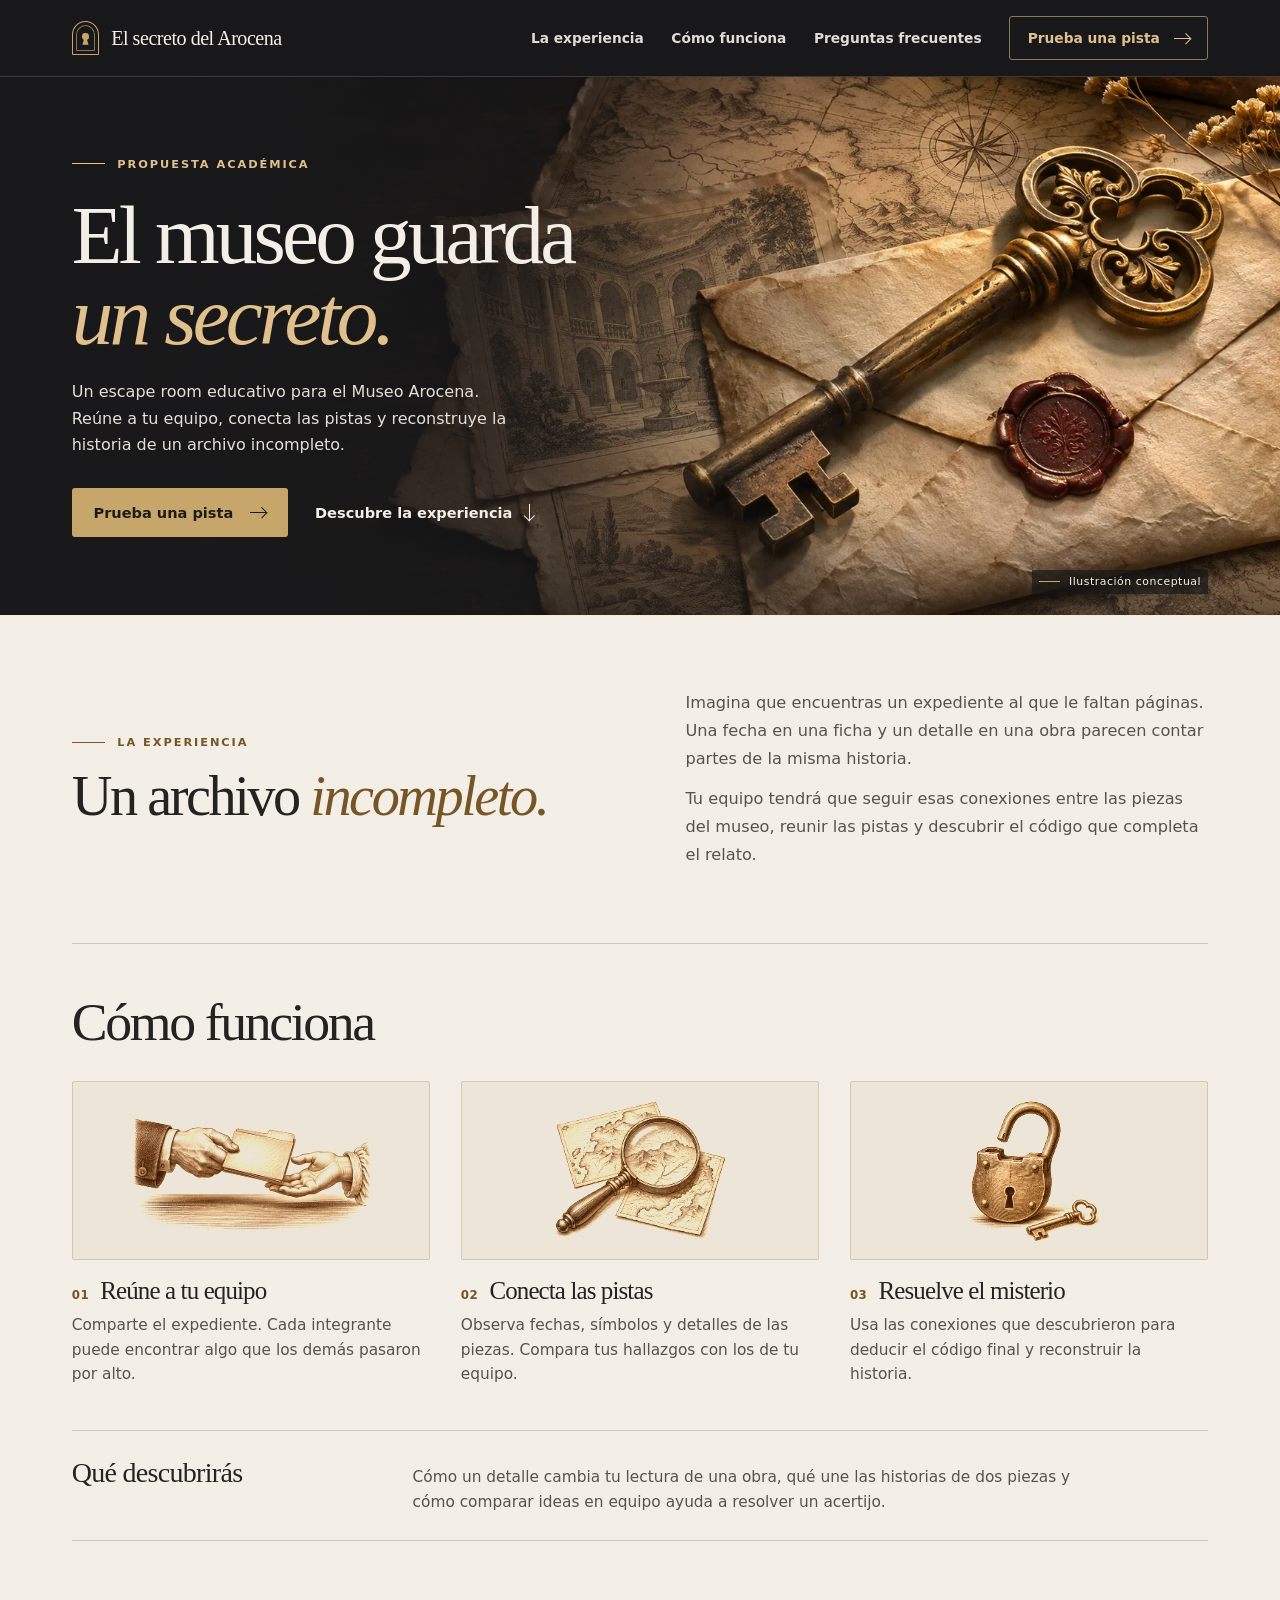
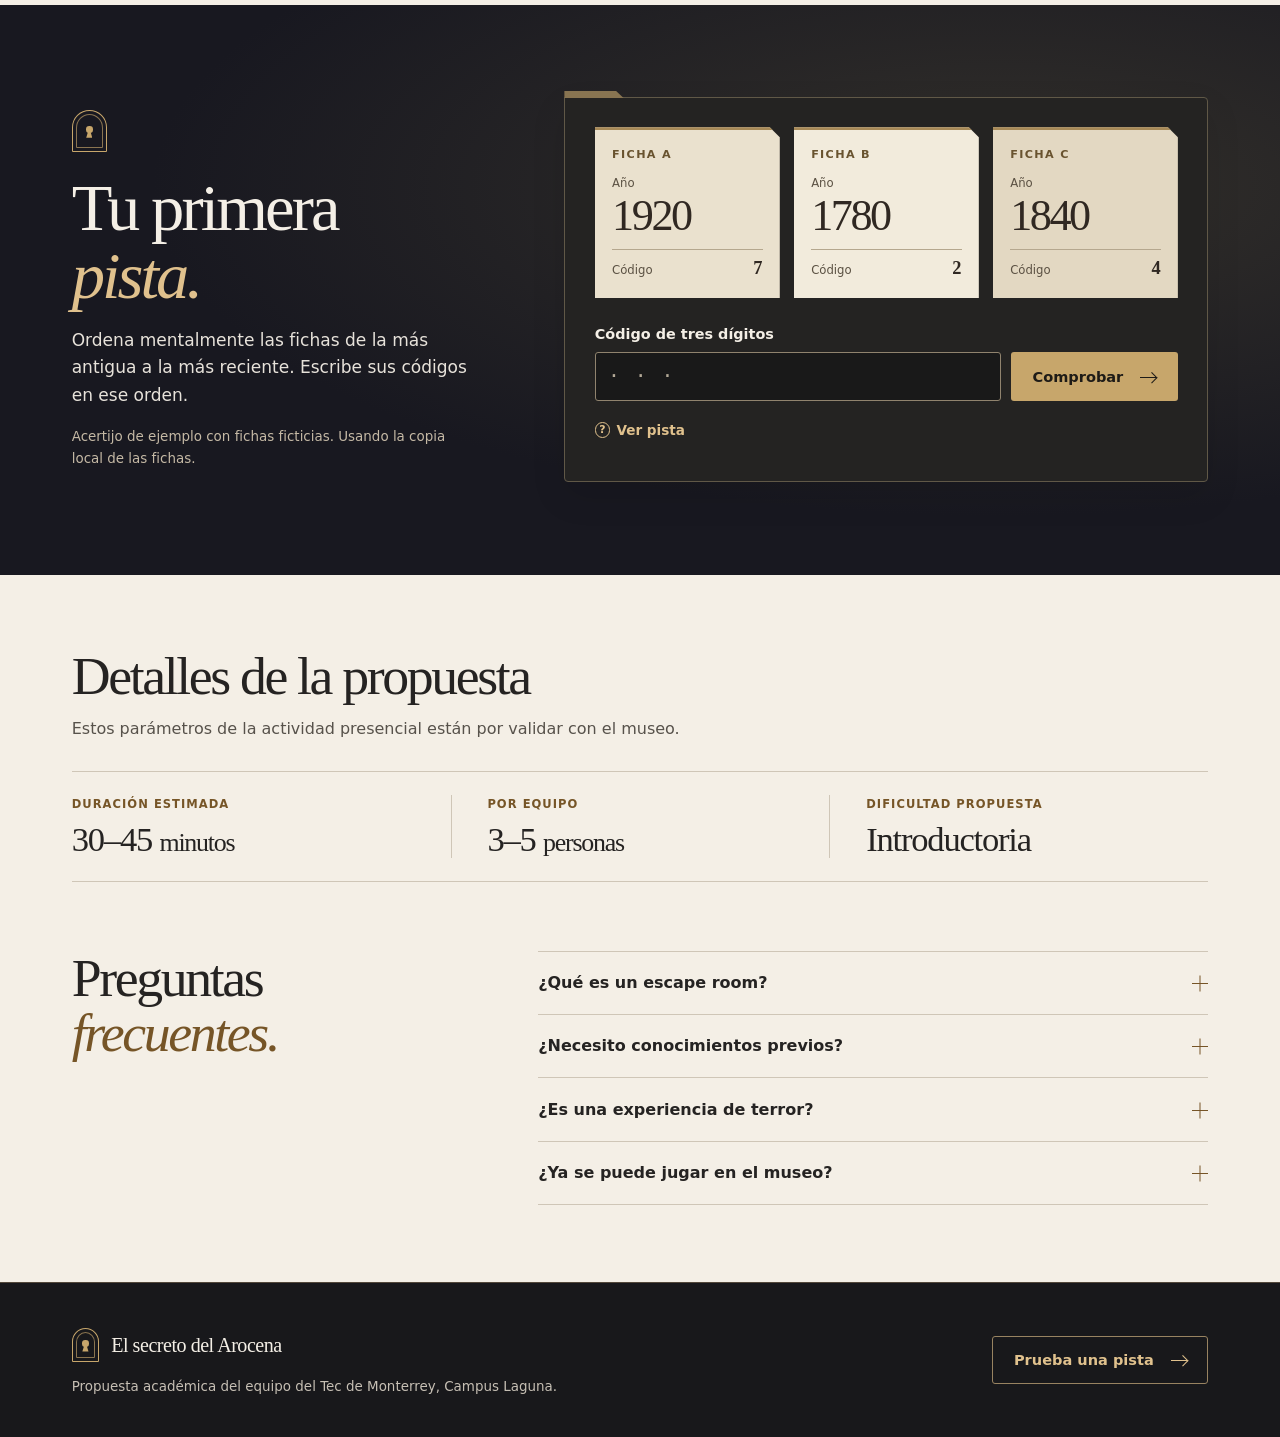
<file: landing/public/index.html>
<!doctype html>
<html lang="es-MX">
<head>
  <meta charset="utf-8">
  <meta name="viewport" content="width=device-width, initial-scale=1">
  <meta name="theme-color" content="#181820">
  <meta name="description" content="Descubre El secreto del Arocena, una propuesta académica de escape room para explorar el museo en equipo. Resuelve una pista de ejemplo.">
  <title>El secreto del Arocena · Escape room educativo</title>
  <link rel="icon" href="recursos/imagenes/insignia.png" type="image/png">
  <link rel="stylesheet" href="recursos/estilos.css">
  <script src="recursos/archivo.js" defer></script>
</head>
<body>
  <a class="skip-link" href="#contenido">Saltar al contenido</a>
  <header class="masthead" id="cabecera">
    <div class="container masthead-inner">
      <a class="wordmark" href="#inicio" aria-label="El secreto del Arocena, ir al inicio">
        <span class="emblem" aria-hidden="true"><span></span></span>
        <span>El secreto del Arocena</span>
      </a>
      <button class="menu-toggle" id="boton-menu" type="button" aria-expanded="false" aria-controls="navegacion" hidden>
        <span>Menú</span><span class="menu-icon" aria-hidden="true"></span>
      </button>
      <nav id="navegacion" class="main-nav" aria-label="Navegación principal">
        <a href="#experiencia">La experiencia</a>
        <a href="#como-funciona">Cómo funciona</a>
        <a href="#preguntas">Preguntas frecuentes</a>
        <a href="#pista" class="nav-action">Prueba una pista <span class="arrow" aria-hidden="true"></span></a>
      </nav>
    </div>
  </header>

  <main id="contenido" tabindex="-1">
    <section class="hero" id="inicio" aria-labelledby="titulo" tabindex="-1">
      <figure class="hero-figure">
        <picture>
          <source media="(max-width: 680px)" srcset="recursos/imagenes/archivo-movil.webp">
          <img src="recursos/imagenes/archivo.webp" alt="Una llave de latón descansa sobre un sobre lacrado y un mapa antiguo." width="1740" height="725" fetchpriority="high">
        </picture>
        <figcaption>Ilustración conceptual</figcaption>
      </figure>
      <div class="container hero-inner">
        <div class="hero-copy">
          <p class="eyebrow">Propuesta académica</p>
          <h1 id="titulo">El museo guarda <em>un secreto.</em></h1>
          <p class="hero-description">Un escape room educativo para el Museo Arocena. Reúne a tu equipo, conecta las pistas y reconstruye la historia de un archivo incompleto.</p>
          <div class="hero-actions">
            <a class="button button-gold" href="#pista">Prueba una pista <span class="arrow" aria-hidden="true"></span></a>
            <a class="text-action" href="#experiencia">Descubre la experiencia <span class="arrow arrow-down" aria-hidden="true"></span></a>
          </div>
        </div>
      </div>
    </section>

    <section class="paper intro" id="experiencia" aria-labelledby="titulo-experiencia" tabindex="-1">
      <div class="container intro-grid">
        <div>
          <p class="eyebrow eyebrow-ink">La experiencia</p>
          <h2 id="titulo-experiencia">Un archivo <em>incompleto.</em></h2>
        </div>
        <div class="intro-story">
          <p>Imagina que encuentras un expediente al que le faltan páginas. Una fecha en una ficha y un detalle en una obra parecen contar partes de la misma historia.</p>
          <p>Tu equipo tendrá que seguir esas conexiones entre las piezas del museo, reunir las pistas y descubrir el código que completa el relato.</p>
        </div>
      </div>
    </section>

    <section class="paper process" id="como-funciona" aria-labelledby="titulo-pasos" tabindex="-1">
      <div class="container process-inner">
        <h2 id="titulo-pasos">Cómo funciona</h2>
        <ol class="steps">
          <li>
            <div class="step-art"><img src="recursos/imagenes/equipo.webp" width="570" height="372" loading="lazy" decoding="async" alt="Dos manos se pasan una carpeta."></div>
            <div class="step-title"><span class="step-number" aria-hidden="true">01</span><h3>Reúne a tu equipo</h3></div>
            <p>Comparte el expediente. Cada integrante puede encontrar algo que los demás pasaron por alto.</p>
          </li>
          <li>
            <div class="step-art"><img src="recursos/imagenes/pistas.webp" width="500" height="424" loading="lazy" decoding="async" alt="Una lupa amplía los detalles de un mapa."></div>
            <div class="step-title"><span class="step-number" aria-hidden="true">02</span><h3>Conecta las pistas</h3></div>
            <p>Observa fechas, símbolos y detalles de las piezas. Compara tus hallazgos con los de tu equipo.</p>
          </li>
          <li>
            <div class="step-art"><img src="recursos/imagenes/misterio.webp" width="480" height="463" loading="lazy" decoding="async" alt="Un candado abierto junto a su llave."></div>
            <div class="step-title"><span class="step-number" aria-hidden="true">03</span><h3>Resuelve el misterio</h3></div>
            <p>Usa las conexiones que descubrieron para deducir el código final y reconstruir la historia.</p>
          </li>
        </ol>
        <aside class="discover" aria-labelledby="titulo-hallazgos">
          <h3 id="titulo-hallazgos">Qué descubrirás</h3>
          <p>Cómo un detalle cambia tu lectura de una obra, qué une las historias de dos piezas y cómo comparar ideas en equipo ayuda a resolver un acertijo.</p>
        </aside>
      </div>
    </section>

    <section class="challenge" id="pista" aria-labelledby="titulo-pista" tabindex="-1">
      <div class="container challenge-layout">
        <div class="challenge-intro">
          <span class="emblem emblem-large" aria-hidden="true"><span></span></span>
          <h2 id="titulo-pista">Tu primera <em>pista.</em></h2>
          <p class="instructions">Ordena mentalmente las fichas de la más antigua a la más reciente. Escribe sus códigos en ese orden.</p>
          <p class="demo-note">Acertijo de ejemplo con fichas ficticias.</p>
        </div>
        <div class="case-file">
          <ul class="records" aria-label="Fichas del acertijo">
            <li class="record">
              <h3>Ficha A</h3>
              <dl><div class="record-date"><dt>Año</dt><dd>1920</dd></div><div class="record-code"><dt>Código</dt><dd>7</dd></div></dl>
            </li>
            <li class="record">
              <h3>Ficha B</h3>
              <dl><div class="record-date"><dt>Año</dt><dd>1780</dd></div><div class="record-code"><dt>Código</dt><dd>2</dd></div></dl>
            </li>
            <li class="record">
              <h3>Ficha C</h3>
              <dl><div class="record-date"><dt>Año</dt><dd>1840</dd></div><div class="record-code"><dt>Código</dt><dd>4</dd></div></dl>
            </li>
          </ul>
          <form id="reto" novalidate hidden>
            <label for="codigo">Código de tres dígitos</label>
            <div class="answer-row">
              <input id="codigo" name="codigo" type="text" inputmode="numeric" pattern="[0-9]{3}" autocomplete="off" spellcheck="false" enterkeyhint="done" placeholder="· · ·" aria-describedby="resultado">
              <button class="button button-gold" type="submit">Comprobar <span class="arrow" aria-hidden="true"></span></button>
            </div>
            <p class="feedback" id="resultado" role="status" aria-live="polite" aria-atomic="true"></p>
            <div class="puzzle-tools">
              <details class="hint" id="ayuda">
                <summary><span class="hint-mark" aria-hidden="true">?</span><span class="hint-show">Ver pista</span><span class="hint-hide">Ocultar pista</span></summary>
                <p>Empieza por la ficha de 1780.</p>
              </details>
              <button class="retry" type="reset" hidden>Intentar de nuevo <span aria-hidden="true">↺</span></button>
            </div>
          </form>
          <noscript><p>Activa JavaScript en tu navegador para comprobar el código y pedir una pista.</p></noscript>
        </div>
      </div>
    </section>

    <section class="paper details-section" aria-labelledby="titulo-detalles">
      <div class="container">
        <h2 id="titulo-detalles">Detalles de la propuesta</h2>
        <p class="details-note">Estos parámetros de la actividad presencial están por validar con el museo.</p>
        <dl class="specs">
          <div><dt>Duración estimada</dt><dd>30–45 <span>minutos</span></dd></div>
          <div><dt>Por equipo</dt><dd>3–5 <span>personas</span></dd></div>
          <div><dt>Dificultad propuesta</dt><dd>Introductoria</dd></div>
        </dl>
      </div>
    </section>

    <section class="paper faq" id="preguntas" aria-labelledby="titulo-preguntas" tabindex="-1">
      <div class="container faq-layout">
        <h2 id="titulo-preguntas">Preguntas <em>frecuentes.</em></h2>
        <div class="questions">
          <details><summary>¿Qué es un escape room?<span class="plus" aria-hidden="true"></span></summary><p>Es un juego en el que un equipo observa su entorno y resuelve acertijos para alcanzar un objetivo. En esta propuesta, la meta es reconstruir una historia del museo y descubrir un código final.</p></details>
          <details><summary>¿Necesito conocimientos previos?<span class="plus" aria-hidden="true"></span></summary><p>Puedes empezar con lo que muestran las fichas. La experiencia se plantea para principiantes y en la demostración puedes pedir una pista en cualquier momento.</p></details>
          <details><summary>¿Es una experiencia de terror?<span class="plus" aria-hidden="true"></span></summary><p>Es un misterio cultural sin terror. La intriga surge de encontrar conexiones entre las pistas, las piezas y sus historias.</p></details>
          <details><summary>¿Ya se puede jugar en el museo?<span class="plus" aria-hidden="true"></span></summary><p>Por ahora puedes probar el acertijo de esta página. La actividad presencial es una propuesta académica del Tec de Monterrey, Campus Laguna. Las piezas, el espacio, las fechas y la operación quedan pendientes de validación con el Museo Arocena.</p></details>
        </div>
      </div>
    </section>
  </main>

  <footer class="site-footer">
    <div class="container footer-inner">
      <div>
        <a class="wordmark" href="#inicio" aria-label="El secreto del Arocena, volver al inicio"><span class="emblem" aria-hidden="true"><span></span></span><span>El secreto del Arocena</span></a>
        <p>Propuesta académica del equipo del Tec de Monterrey, Campus Laguna.</p>
      </div>
      <a class="button button-outline" href="#pista">Prueba una pista <span class="arrow" aria-hidden="true"></span></a>
    </div>
  </footer>
</body>
</html>
</file>
<file: landing/public/recursos/estilos.css>
:root {
  color-scheme: light;
  --charcoal: #181820;
  --night: #19191b;
  --paper: #f4efe6;
  --ink: #252322;
  --soft-ink: #57524b;
  --gold: #c7a66b;
  --light-gold: #e0c18d;
  --ochre: #765527;
  --rule: #cfc6b7;
  --focus: #dfac56;
  --serif: "STIX Two Text", Baskerville, Georgia, serif;
  --sans: "DM Sans", Inter, "Avenir Next", system-ui, sans-serif;
  --gutter: clamp(1.25rem, 5.6vw, 6rem);
  --header-height: 4.75rem;
}

* { box-sizing: border-box; }
[hidden] { display: none !important; }
html { scroll-padding-top: calc(var(--header-height) + .75rem); }
body {
  margin: 0;
  background: var(--night);
  color: var(--paper);
  font: 400 1rem/1.6 var(--sans);
  -webkit-text-size-adjust: 100%;
}
::selection { background: #dac298; color: #211d19; }
h1, h2, h3, p, ol, ul, dl, dd, figure { margin: 0; }
h1, h2, h3 { font-family: var(--serif); font-weight: 400; }
h2 { font-size: clamp(2.45rem, 4.2vw, 4.1rem); line-height: 1.03; letter-spacing: -.044em; }
h3 { line-height: 1.15; }
img { display: block; max-width: 100%; }
button, input { font: inherit; }
button, a, summary, input { -webkit-tap-highlight-color: transparent; }
button, summary { cursor: pointer; }
a { color: inherit; text-decoration: none; }
:focus-visible { outline: 3px solid var(--focus); outline-offset: 4px; }
main:focus, section[tabindex]:focus { outline: none; }
.container { width: min(78rem, calc(100% - 2 * var(--gutter))); margin-inline: auto; }
.paper { background: var(--paper); color: var(--ink); --focus: #91601b; }
.skip-link {
  position: fixed;
  z-index: 10;
  top: .65rem;
  left: var(--gutter);
  padding: .6rem 1rem;
  background: var(--paper);
  color: var(--ink);
  transform: translateY(-180%);
}
.skip-link:focus { transform: none; }

/* Cabecera y marca del proyecto */
.masthead {
  position: sticky;
  z-index: 5;
  top: 0;
  background: #18181b;
  border-bottom: 1px solid #3d3933;
}
.masthead-inner {
  min-height: var(--header-height);
  display: flex;
  align-items: center;
  justify-content: space-between;
  gap: 1.5rem;
}
.wordmark {
  display: inline-flex;
  align-items: center;
  gap: .75rem;
  min-height: 2.75rem;
  color: var(--paper);
  font: 400 clamp(1.18rem, 1.57vw, 1.55rem)/1 var(--serif);
  letter-spacing: -.024em;
  white-space: nowrap;
}
.emblem {
  width: 1.72rem;
  height: 2.08rem;
  position: relative;
  flex: 0 0 auto;
  display: inline-grid;
  place-items: center;
  color: var(--gold);
  border: 1px solid currentColor;
  border-radius: 50% 50% 1px 1px / 41% 41% 1px 1px;
}
.emblem::before { content: ""; position: absolute; inset: 3px; border: 1px solid currentColor; border-radius: inherit; opacity: .65; }
.emblem > span { position: relative; width: .41rem; height: .41rem; border-radius: 50%; background: currentColor; margin-top: -.19rem; }
.emblem > span::after {
  content: "";
  position: absolute;
  top: 70%;
  left: 3%;
  width: 94%;
  height: .43rem;
  background: currentColor;
  clip-path: polygon(34% 0, 66% 0, 100% 100%, 0 100%);
}
.main-nav { display: flex; align-items: center; gap: clamp(1.1rem, 2.15vw, 2.4rem); }
.main-nav a {
  display: inline-flex;
  align-items: center;
  min-height: 2.75rem;
  font-size: .86rem;
  font-weight: 550;
  color: #dfdcd5;
}
.main-nav a:hover { color: var(--light-gold); }
.main-nav .nav-action {
  padding: .4rem 1.1rem;
  gap: .87rem;
  border: 1px solid #8d7957;
  border-radius: 3px;
  color: var(--light-gold);
}
.nav-action:hover, .button-outline:hover { background: #302b24; }
.menu-toggle { display: none; }
.arrow {
  position: relative;
  display: inline-block;
  flex: 0 0 auto;
  width: 1rem;
  height: .75rem;
}
.arrow::before, .arrow::after { position: absolute; content: ""; top: 50%; right: 0; }
.arrow::before { left: 0; border-top: 1.5px solid currentColor; }
.arrow::after { width: .42rem; height: .42rem; border-top: 1.5px solid; border-right: 1.5px solid; transform: translateY(-43%) rotate(45deg); }
.arrow-down { transform: rotate(90deg); }

/* Portada */
.hero { position: relative; isolation: isolate; background: var(--night); }
.hero-figure { position: absolute; inset: 0; }
.hero-figure picture, .hero-figure img { width: 100%; height: 100%; display: block; }
.hero-figure img { object-fit: cover; object-position: 58% 53%; }
.hero-figure::after {
  content: "";
  position: absolute;
  inset: 0;
  background:
    linear-gradient(90deg, #19191bef 0%, #19191be8 22%, #19191bb8 38%, #19191b53 54%, transparent 72%),
    linear-gradient(0deg, #1514148c, transparent 24%);
}
.hero-figure figcaption {
  z-index: 1;
  position: absolute;
  right: max(var(--gutter), calc((100% - 78rem) / 2));
  bottom: 1.3rem;
  display: flex;
  align-items: center;
  gap: .55rem;
  padding: .2rem .45rem;
  color: #faf3e6;
  background: #181717a8;
  font-size: .68rem;
  letter-spacing: .05em;
}
.hero-figure figcaption::before { content: ""; width: 1.3rem; border-top: 1px solid var(--gold); }
.hero-inner {
  position: relative;
  display: flex;
  align-items: center;
  min-height: clamp(33rem, 42vw, 40rem);
  padding-block: clamp(4.25rem, 5.5vw, 6rem);
  pointer-events: none;
}
.hero-copy { width: min(61%, 45rem); pointer-events: auto; }
.eyebrow {
  display: flex;
  align-items: center;
  gap: .75rem;
  font-size: .71rem;
  font-weight: 650;
  letter-spacing: .17em;
  text-transform: uppercase;
  color: var(--light-gold);
}
.eyebrow::before { content: ""; width: 2.1rem; border-top: 1px solid currentColor; }
.eyebrow-ink { color: var(--ochre); }
.hero h1 {
  margin-block: 1.35rem 1.35rem;
  font-size: clamp(4.65rem, 6.5vw, 6.72rem);
  line-height: .98;
  letter-spacing: -.046em;
}
.hero h1 em { display: block; font-weight: 400; color: var(--light-gold); }
.hero-description { max-width: 44ch; font-size: clamp(1rem, 1.19vw, 1.16rem); color: #e4dfd7; line-height: 1.65; }
.hero-actions { display: flex; flex-wrap: wrap; align-items: center; gap: .7rem 1.7rem; margin-top: 1.85rem; }
.button {
  display: inline-flex;
  align-items: center;
  justify-content: center;
  gap: 1.05rem;
  min-height: 3.04rem;
  padding: .66rem 1.3rem;
  border: 1px solid transparent;
  border-radius: 3px;
  font-size: .91rem;
  font-weight: 650;
  line-height: 1.35;
  text-align: center;
}
.button-gold { background: var(--gold); color: #1e1b17; }
.button-gold:hover { background: #d9ba84; }
.button-outline { border-color: #988361; color: var(--light-gold); }
.text-action { display: inline-flex; align-items: center; gap: .6rem; min-height: 2.75rem; font-size: .91rem; font-weight: 550; }
.text-action:hover { color: var(--light-gold); }

/* El relato y sus tres pasos */
.intro { padding-block: clamp(3.75rem, 5.7vw, 5.7rem); border-top: 1px solid #f5e9d0; }
.intro-grid { display: grid; grid-template-columns: 1fr 1fr; gap: 8%; align-items: center; }
.intro h2 { margin-top: 1rem; font-size: clamp(2.8rem, 4.4vw, 4.6rem); }
.intro h2 em { color: var(--ochre); white-space: nowrap; }
.intro-story { max-width: 56ch; color: var(--soft-ink); font-size: 1.01rem; line-height: 1.75; }
.intro-story p + p { margin-top: .72rem; }
.process { padding-bottom: clamp(3.5rem, 5vw, 5rem); }
.process-inner { border-top: 1px solid var(--rule); padding-top: clamp(2.5rem, 4vw, 4rem); }
.steps { margin-top: 1.9rem; list-style: none; padding: 0; display: grid; grid-template-columns: repeat(3, minmax(0, 1fr)); gap: clamp(1.25rem, 2.4vw, 2.5rem); }
.step-art {
  display: flex;
  align-items: center;
  justify-content: center;
  height: clamp(9.5rem, 14vw, 13.4rem);
  border: 1px solid #d2c8b7;
  border-radius: 2px;
  background: #ece5d8;
  overflow: hidden;
}
.step-art img { width: 100%; height: 88%; object-fit: contain; filter: contrast(1.08) brightness(1.16); mix-blend-mode: multiply; }
.step-title { display: flex; align-items: baseline; gap: .7rem; margin: 1.08rem 0 .47rem; }
.step-number { font-size: .74rem; font-weight: 650; letter-spacing: .04em; color: var(--ochre); font-variant-numeric: tabular-nums; }
.step-title h3 { font-size: clamp(1.42rem, 1.95vw, 2rem); letter-spacing: -.035em; }
.steps li > p, .discover p { color: var(--soft-ink); font-size: .96rem; }
.discover {
  display: grid;
  grid-template-columns: minmax(11rem, .66fr) 1.7fr;
  align-items: baseline;
  gap: 2rem;
  border-block: 1px solid var(--rule);
  padding: 1.6rem 0;
  margin-top: clamp(2.3rem, 3.4vw, 3.75rem);
}
.discover h3 { font-size: 1.75rem; letter-spacing: -.025em; }
.discover p { max-width: 70ch; }

/* El acertijo */
.challenge {
  padding-block: clamp(4rem, 7.2vw, 7.2rem);
  background: radial-gradient(ellipse at 78% 32%, #33302b 0%, transparent 60%), var(--charcoal);
}
.challenge-layout { display: grid; grid-template-columns: minmax(0, .77fr) minmax(0, 1.23fr); gap: clamp(2.5rem, 7vw, 7.4rem); align-items: center; }
.emblem-large { width: 2.2rem; height: 2.65rem; margin-bottom: 1.35rem; }
.challenge h2 { font-size: clamp(3.1rem, 5.2vw, 5.5rem); }
.challenge h2 em { color: var(--light-gold); }
.instructions { margin-top: 1rem; max-width: 38ch; font-size: 1.065rem; color: #e7e2da; }
.demo-note { margin-top: 1.1rem; font-size: .84rem; color: #c5b9a5; }
.case-file {
  position: relative;
  padding: clamp(1.15rem, 2.3vw, 2.35rem);
  border: 1px solid #605847;
  border-radius: 0 4px 4px 4px;
  background: #242322;
  box-shadow: 0 14px 35px #0c0a081a;
}
.case-file::before { content: ""; position: absolute; left: -1px; bottom: 100%; width: 3.7rem; height: .45rem; background: #887451; clip-path: polygon(0 0, 87% 0, 100% 100%, 0 100%); }
.records { list-style: none; padding: 0; display: grid; grid-template-columns: repeat(3, minmax(0, 1fr)); gap: clamp(.48rem, 1.1vw, 1rem); }
.record {
  padding: clamp(.65rem, 1.35vw, 1.35rem);
  background: #eae1ce;
  color: #302822;
  border-top: 3px solid #a78957;
  clip-path: polygon(0 0, calc(100% - 10px) 0, 100% 10px, 100% 100%, 0 100%);
}
.record:nth-child(2) { background: #f2ebdc; }
.record:nth-child(3) { background: #e3d8c2; }
.record h3 { font: 650 .7rem/1.3 var(--sans); letter-spacing: .12em; text-transform: uppercase; color: #69532f; }
.record-date { margin-block: .85rem .65rem; }
.record dt { font: 500 .73rem/1.35 var(--sans); color: #5b5143; }
.record-date dd { margin-top: .1rem; font: 400 clamp(1.9rem, 3.45vw, 3.45rem)/1.02 var(--serif); font-variant-numeric: lining-nums tabular-nums; letter-spacing: -.055em; }
.record-code { padding-top: .45rem; border-top: 1px solid #b5a78e; display: flex; align-items: baseline; justify-content: space-between; gap: .25rem; }
.record-code dd { font: 600 1.15rem/1.3 var(--serif); }
#reto { margin-top: 1.45rem; }
#reto label { display: inline-block; margin-bottom: .38rem; font-size: .9rem; font-weight: 600; }
.answer-row { display: flex; align-items: stretch; gap: .6rem; }
#codigo {
  flex: 1 1 6rem;
  width: 0;
  min-width: 0;
  padding: .35rem .9rem;
  border: 1px solid #90836e;
  border-radius: 3px;
  color: var(--paper);
  background: #191919;
  font: 500 1.45rem/1.3 var(--sans);
  font-variant-numeric: tabular-nums;
  letter-spacing: .26em;
}
#codigo::placeholder { color: #b3a997; opacity: 1; }
#codigo[aria-invalid="true"] { border-color: #e6a58c; }
.feedback { font-size: .92rem; line-height: 1.5; }
.feedback:not(:empty) { margin-top: .9rem; padding: .65rem .8rem; border-left: 2px solid; }
.feedback[data-state="error"] { background: #342823; color: #f0c5af; }
.feedback[data-state="success"] { background: #28332d; color: #c1dec7; }
.puzzle-tools { margin-top: .45rem; display: flex; align-items: start; justify-content: space-between; gap: .8rem; }
summary { list-style: none; }
summary::-webkit-details-marker { display: none; }
.hint summary, .retry { min-height: 2.75rem; display: inline-flex; align-items: center; gap: .4rem; color: var(--light-gold); font: 550 .85rem/1.4 var(--sans); }
.hint summary:hover, .retry:hover { text-decoration: underline; text-underline-offset: .2em; }
.hint-mark { width: .95rem; height: .95rem; display: inline-grid; place-items: center; border: 1px solid currentColor; border-radius: 50%; font-size: .68rem; line-height: 1; }
.hint-hide, .hint[open] .hint-show { display: none; }
.hint[open] .hint-hide { display: inline; }
.hint p { color: #e3dac9; font-size: .92rem; }
.retry { padding: 0; border: 0; background: transparent; }
.retry span { font-size: 1.05rem; }

/* Información práctica y cierre */
.details-section { padding-block: clamp(3.5rem, 5.8vw, 6rem) clamp(2.5rem, 4vw, 4rem); }
.details-note { margin-top: .75rem; color: var(--soft-ink); }
.specs { margin-top: 1.8rem; display: grid; grid-template-columns: repeat(3, minmax(0, 1fr)); padding-block: 1.45rem; border-block: 1px solid var(--rule); }
.specs > div { padding-inline: clamp(1rem, 2.8vw, 3.1rem); border-left: 1px solid var(--rule); }
.specs > div:first-child { padding-left: 0; border: 0; }
.specs dt { margin-bottom: .4rem; font-size: .72rem; font-weight: 650; letter-spacing: .09em; text-transform: uppercase; color: var(--ochre); }
.specs dd { font: 400 clamp(1.6rem, 2.7vw, 2.75rem)/1.1 var(--serif); letter-spacing: -.035em; }
.specs dd span { font-size: .75em; }
.faq { padding-block: 1.1rem clamp(4rem, 6vw, 6.5rem); }
.faq-layout { display: grid; grid-template-columns: minmax(0, .72fr) minmax(0, 1.28fr); gap: clamp(2rem, 7vw, 7rem); align-items: start; }
.faq h2 em { display: block; color: var(--ochre); }
.questions { border-top: 1px solid var(--rule); }
.questions details { border-bottom: 1px solid var(--rule); }
.questions summary { display: flex; justify-content: space-between; align-items: center; gap: 1.2rem; padding: 1.15rem 0; font-size: 1rem; font-weight: 600; }
.questions summary:hover { color: var(--ochre); }
.questions details p { padding: 0 1.7rem 1.1rem 0; color: var(--soft-ink); font-size: .97rem; }
.plus { position: relative; flex: 0 0 1rem; height: 1rem; color: var(--ochre); }
.plus::before, .plus::after { content: ""; position: absolute; top: 50%; left: 0; width: 100%; border-top: 1.5px solid currentColor; }
.plus::after { transform: rotate(90deg); }
.questions details[open] .plus::after { transform: rotate(0deg); }
.site-footer { padding-block: 2.5rem; border-top: 1px solid #52473a; background: #18181b; }
.footer-inner { display: flex; justify-content: space-between; align-items: center; gap: 2rem; }
.site-footer p { margin: .55rem 0 0; font-size: .84rem; color: #c6bfb4; }

@media (max-width: 60rem) {
  :root { --header-height: 4.2rem; }
  .masthead-inner { position: relative; flex-wrap: wrap; }
  .menu-toggle:not([hidden]) { display: inline-flex; align-items: center; gap: .65rem; min-height: 2.75rem; padding: .25rem .15rem .25rem .7rem; background: transparent; border: 0; color: var(--paper); font-size: .87rem; }
  .menu-icon { position: relative; width: 1.15rem; height: .9rem; }
  .menu-icon::before, .menu-icon::after { content: ""; position: absolute; left: 0; width: 100%; border-top: 1.5px solid currentColor; }
  .menu-icon::before { top: .22rem; }
  .menu-icon::after { bottom: .22rem; }
  .menu-toggle[aria-expanded="true"] .menu-icon::before { top: 50%; transform: rotate(45deg); }
  .menu-toggle[aria-expanded="true"] .menu-icon::after { top: 50%; bottom: auto; transform: rotate(-45deg); }
  .main-nav { width: 100%; flex-wrap: wrap; padding-bottom: .85rem; gap: .4rem 1rem; }
  .nav-ready .main-nav {
    position: absolute;
    left: calc(-1 * var(--gutter));
    top: 100%;
    width: calc(100% + 2 * var(--gutter));
    display: grid;
    gap: .15rem;
    max-height: calc(100dvh - var(--header-height));
    overflow-y: auto;
    background: #1d1d20;
    border-block: 1px solid #4a4338;
    padding: .55rem var(--gutter) 1.1rem;
    box-shadow: 0 .9rem 1.4rem #0908074d;
  }
  .nav-ready .menu-toggle[aria-expanded="false"] + .main-nav { display: none; }
  .main-nav .nav-action { justify-self: start; margin-top: .35rem; }
  .hero-copy { width: 76%; }
  .hero h1 { font-size: clamp(4rem, 8.2vw, 5rem); }
  .hero-inner { min-height: 31rem; }
  .intro-grid { gap: 5%; }
  .intro h2 em { display: block; }
  .challenge-layout { grid-template-columns: minmax(0, .72fr) minmax(0, 1.28fr); gap: 2rem; }
  .challenge h2 em { display: block; }
  .faq-layout { gap: 2.5rem; }
}
@media (max-width: 48rem) {
  .intro-grid, .challenge-layout { grid-template-columns: 1fr; gap: 1.65rem; }
  .intro h2 em, .challenge h2 em { display: inline; }
  .intro-story { max-width: 65ch; }
  .steps { gap: 1rem; }
  .step-title { gap: .4rem; }
  .discover { grid-template-columns: minmax(9rem, .6fr) 1.4fr; gap: 1.25rem; }
  .challenge-layout { gap: 2.1rem; }
  .instructions { max-width: 54ch; }
  .emblem-large { display: none; }
  .faq-layout { grid-template-columns: 1fr; gap: 1.5rem; }
  .faq h2 em { display: inline; }
}
@media (max-width: 680px) {
  :root { --header-height: 3.8rem; }
  .hero { --art-height: clamp(11.7rem, 54vw, 18rem); }
  .hero-figure { bottom: auto; height: var(--art-height); }
  .hero-figure img { object-position: 50% 44%; }
  .hero-figure::after { background: linear-gradient(0deg, var(--night), #19191bd9 9%, transparent 55%); }
  .hero-figure figcaption { bottom: auto; top: .65rem; right: var(--gutter); font-size: .63rem; }
  .hero-inner { min-height: 0; padding-top: calc(var(--art-height) - 1.1rem); padding-bottom: 2.5rem; }
  .hero-copy { width: 100%; }
  .hero h1 { font-size: clamp(2.6rem, 12.1vw, 4.4rem); margin-block: 1rem; }
  .hero-description { font-size: 1rem; }
  .hero-actions { margin-top: 1.25rem; gap: .35rem 1.1rem; }
  .hero-actions .text-action { font-size: .85rem; }
  .eyebrow { font-size: .66rem; }
  .intro { padding-block: 2.65rem; }
  .intro h2 { font-size: clamp(2.45rem, 7.8vw, 3.3rem); margin-top: .7rem; }
  .intro-grid { gap: 1.05rem; }
  .intro-story { font-size: .98rem; }
  .steps { grid-template-columns: 1fr; gap: 1.8rem; margin-top: 1.3rem; }
  .step-art { height: clamp(9.75rem, 37vw, 13rem); }
  .step-title { gap: .6rem; margin-top: .8rem; }
  .step-title h3 { font-size: 1.65rem; }
  .discover { grid-template-columns: 1fr; gap: .5rem; }
  .challenge { padding-block: 3.1rem; }
  .case-file { padding: 1rem .8rem .65rem; }
  .record { padding: .75rem .5rem; }
  .record h3 { font-size: .66rem; }
  .record-date { margin-block: .65rem .45rem; }
  .record-date dd { font-size: clamp(1.85rem, 7.8vw, 2.55rem); }
  .record-code dt { font-size: .7rem; }
  .answer-row .button { padding-inline: 1rem; }
  .details-section { padding-block: 2.8rem 2.2rem; }
  .specs { grid-template-columns: 1fr; padding: 0; margin-top: 1.25rem; }
  .specs > div, .specs > div:first-child { display: flex; justify-content: space-between; align-items: baseline; gap: .7rem; border: 0; padding: .9rem 0; }
  .specs > div + div { border-top: 1px solid var(--rule); }
  .specs dt { font-size: .66rem; margin: 0; }
  .specs dd { font-size: 1.65rem; }
  .questions summary { padding: .95rem 0; }
  .footer-inner { align-items: start; flex-direction: column; gap: 1.3rem; }
}
@media (prefers-reduced-motion: no-preference) {
  html { scroll-behavior: smooth; }
  .button, .main-nav a, .text-action { transition: background-color .16s ease, color .16s ease; }
  .button .arrow, .plus::after { transition: transform .16s ease; }
  .button:hover .arrow { transform: translateX(2px); }
}
</file>
